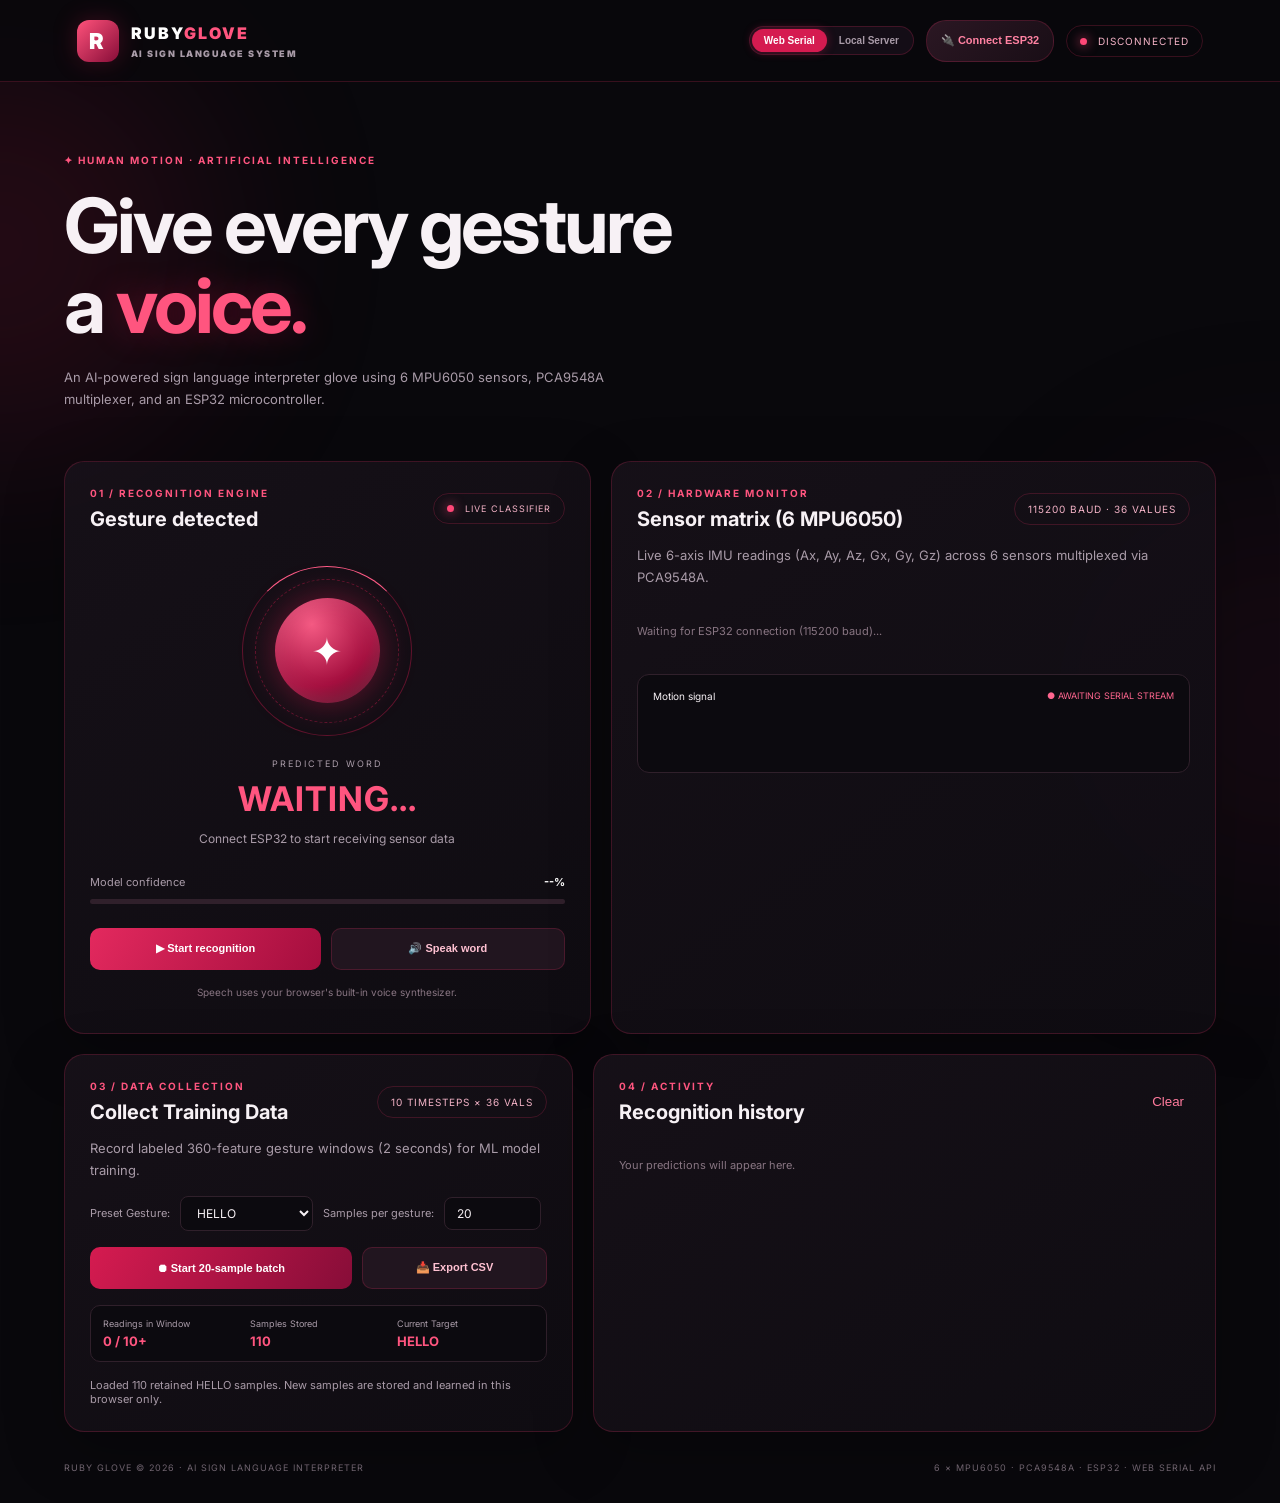
<file: index.html>
<!DOCTYPE html>
<html lang="en">
<head>
    <meta charset="UTF-8">
    <meta name="viewport" content="width=device-width, initial-scale=1.0">
    <title>Ruby Glove | AI Sign Translator</title>
    <link rel="stylesheet" href="css/style.css">
</head>
<body>
    <div class="ambient ambient-one"></div>
    <div class="ambient ambient-two"></div>

    <header class="topbar">
        <a class="brand" href="#">
            <span class="brand-icon">R</span>
            <span>RUBY<span class="ruby">GLOVE</span>
                <small>AI SIGN LANGUAGE SYSTEM</small>
            </span>
        </a>
        <div class="header-controls">
            <div class="conn-mode-selector">
                <button id="mode-webserial" class="mode-btn active" title="Direct browser connection to ESP32 (Works on GitHub Pages)">Web Serial</button>
                <button id="mode-backend" class="mode-btn" title="Connect through local Python server (http://127.0.0.1:5000)">Local Server</button>
            </div>
            <button id="connect-btn" class="btn btn-connect">🔌 Connect ESP32</button>
            <div class="status" id="app-status"><span class="pulse"></span> DISCONNECTED</div>
        </div>
    </header>

    <main class="container">
        <section class="hero">
            <p class="eyebrow">✦ HUMAN MOTION · ARTIFICIAL INTELLIGENCE</p>
            <h1>Give every gesture<br>a <span>voice.</span></h1>
            <p class="subtitle">
                An AI-powered sign language interpreter glove using 6 MPU6050 sensors,
                PCA9548A multiplexer, and an ESP32 microcontroller.
            </p>
        </section>

        <section class="dashboard">
            <!-- 01: Recognition Engine -->
            <div class="panel recognition">
                <div class="panel-heading">
                    <div>
                        <p class="eyebrow">01 / RECOGNITION ENGINE</p>
                        <h2>Gesture detected</h2>
                    </div>
                    <span class="live-tag" id="engine-tag"><span class="pulse"></span> LIVE CLASSIFIER</span>
                </div>

                <div class="orb-wrap">
                    <div class="orb-ring ring-one"></div>
                    <div class="orb-ring ring-two"></div>
                    <div class="orb">
                        <span id="gesture-icon">✦</span>
                    </div>
                </div>

                <p class="result-label">PREDICTED WORD</p>
                <h2 id="prediction" class="prediction">WAITING...</h2>
                <p id="translation" class="translation">Connect ESP32 to start receiving sensor data</p>

                <div class="confidence-row">
                    <span>Model confidence</span>
                    <strong id="confidence">--%</strong>
                </div>
                <div class="progress-track">
                    <div id="confidence-bar" class="progress-fill"></div>
                </div>

                <div class="actions">
                    <button id="start-btn" class="btn btn-primary">▶ Start recognition</button>
                    <button id="speak-btn" class="btn btn-secondary">🔊 Speak word</button>
                </div>
                <p class="hint">Speech uses your browser's built-in voice synthesizer.</p>
            </div>

            <!-- 02: Hardware Monitor -->
            <div class="panel sensors-panel">
                <div class="panel-heading">
                    <div>
                        <p class="eyebrow">02 / HARDWARE MONITOR</p>
                        <h2>Sensor matrix (6 MPU6050)</h2>
                    </div>
                    <span class="chip" id="serial-chip">115200 BAUD · 36 VALUES</span>
                </div>

                <p class="panel-description">
                    Live 6-axis IMU readings (Ax, Ay, Az, Gx, Gy, Gz) across 6 sensors multiplexed via PCA9548A.
                </p>

                <div id="sensor-grid" class="sensor-grid">
                    <div class="empty-state">Waiting for ESP32 connection (115200 baud)...</div>
                </div>
                <p id="sensor-health" class="sensor-warning" role="status" hidden></p>

                <div class="chart-box">
                    <div class="chart-title">
                        <span>Motion signal</span>
                        <span class="chart-legend" id="signal-legend">● AWAITING SERIAL STREAM</span>
                    </div>
                    <div id="waveform" class="waveform"></div>
                </div>
            </div>
        </section>

        <!-- Bottom Grid: Data Collection + Activity -->
        <section class="bottom-grid">
            <!-- 03: Data Collection Studio -->
            <div class="panel collection-panel">
                <div class="panel-heading">
                    <div>
                        <p class="eyebrow">03 / DATA COLLECTION</p>
                        <h2>Collect Training Data</h2>
                    </div>
                    <span class="chip" id="collection-badge">10 TIMESTEPS × 36 VALS</span>
                </div>
                <p class="panel-description">
                    Record labeled 360-feature gesture windows (2 seconds) for ML model training.
                </p>

                <div class="collector-controls">
                    <div class="label-input-group">
                        <label for="gesture-select">Preset Gesture:</label>
                        <select id="gesture-select" class="styled-select">
                            <option value="HELLO">HELLO</option>
                            <option value="CUSTOM">Custom Label...</option>
                        </select>
                        <input type="text" id="custom-label-input" class="styled-input" placeholder="Enter gesture (e.g. OK)" style="display: none;">
                        <label for="sample-count-input">Samples per gesture:</label>
                        <input type="number" id="sample-count-input" class="styled-input" min="1" max="500" value="20">
                    </div>

                    <div class="collection-actions">
                        <button id="record-btn" class="btn btn-record">⏺ Start 20-sample batch</button>
                        <button id="export-csv-btn" class="btn btn-secondary" title="Export in-browser collected samples">📥 Export CSV</button>
                    </div>

                    <div class="collection-status-box">
                        <div class="stat-item">
                            <span>Readings in Window</span>
                            <strong id="window-readings-count">0 / 10+</strong>
                        </div>
                        <div class="stat-item">
                            <span>Samples Stored</span>
                            <strong id="total-samples-count">0</strong>
                        </div>
                        <div class="stat-item">
                            <span>Current Target</span>
                            <strong id="active-target-label">HELLO</strong>
                        </div>
                    </div>
                    <p id="collection-feedback" class="collection-hint">Connect ESP32, choose a label, and record 20 samples. Press Enter to start each next sample. New samples are learned on this browser only.</p>
                </div>
            </div>

            <!-- 04: History -->
            <div class="panel">
                <div class="panel-heading">
                    <div>
                        <p class="eyebrow">04 / ACTIVITY</p>
                        <h2>Recognition history</h2>
                    </div>
                    <button id="clear-history" class="text-btn">Clear</button>
                </div>
                <div id="history" class="history">
                    <p class="empty-state">Your predictions will appear here.</p>
                </div>
            </div>
        </section>

        <footer>
            <span>RUBY GLOVE © 2026 · AI SIGN LANGUAGE INTERPRETER</span>
            <span>6 × MPU6050 · PCA9548A · ESP32 · WEB SERIAL API</span>
        </footer>
    </main>

<script src="js/script.js"></script>
</body>
</html>
</file>
<file: css/style.css>
@import url('https://fonts.googleapis.com/css2?family=Inter:wght@400;500;600;700;800;900&display=swap');

:root {
    --bg: #09080c;
    --panel: rgba(22, 16, 23, 0.88);
    --ruby: #d51b50;
    --ruby-light: #ff557f;
    --text: #f7f1f5;
    --muted: #a99ba8;
    --border: rgba(222, 49, 98, 0.22);
}

* { box-sizing: border-box; }

body {
    margin: 0;
    min-height: 100vh;
    color: var(--text);
    background: var(--bg);
    font-family: 'Inter', sans-serif;
    overflow-x: hidden;
}

.ambient {
    position: fixed;
    width: 400px;
    height: 400px;
    border-radius: 50%;
    filter: blur(110px);
    opacity: 0.15;
    pointer-events: none;
    z-index: -1;
    animation: float 10s ease-in-out infinite alternate;
}

.ambient-one { background: #d51b50; top: 5%; left: -200px; }
.ambient-two { background: #68153c; right: -200px; bottom: 0; animation-delay: -5s; }

@keyframes float {
    from { transform: translate(0, 0); }
    to { transform: translate(80px, 50px); }
}

.topbar {
    min-height: 82px;
    padding: 18px 6%;
    display: flex;
    justify-content: space-between;
    align-items: center;
    border-bottom: 1px solid var(--border);
    background: rgba(9, 8, 12, 0.8);
}

.brand {
    display: flex;
    gap: 12px;
    align-items: center;
    color: white;
    text-decoration: none;
    font-weight: 900;
    letter-spacing: 2px;
}

.brand-icon {
    display: grid;
    place-items: center;
    width: 42px;
    height: 42px;
    border-radius: 12px;
    background: linear-gradient(135deg, #ff527b, #870d38);
    box-shadow: 0 0 24px #d51b5040;
    font-size: 22px;
}

.ruby { color: var(--ruby-light); }
.brand small { display: block; color: var(--muted); font-size: 9px; margin-top: 5px; letter-spacing: 1.5px; }

.status, .live-tag, .chip {
    border: 1px solid var(--border);
    border-radius: 30px;
    padding: 9px 13px;
    font-size: 10px;
    color: #f4b3c7;
    letter-spacing: 1px;
}

.pulse {
    display: inline-block;
    width: 7px;
    height: 7px;
    border-radius: 50%;
    background: #ff4777;
    box-shadow: 0 0 12px #ff4777;
    margin-right: 7px;
    animation: blink 1.5s infinite;
}

@keyframes blink { 50% { opacity: .25; } }

.container { width: min(1180px, 90%); margin: auto; }

.hero { padding: 62px 0 38px; animation: rise .8s ease both; }
.eyebrow { color: var(--ruby-light); font-size: 10px; letter-spacing: 2px; font-weight: 700; }
.hero h1 { font-size: clamp(42px, 6vw, 76px); line-height: 1.05; letter-spacing: -3px; margin: 20px 0; }
.hero h1 span {
    color: var(--ruby-light);
    text-shadow: 0 0 35px #d51b5055;
}
.subtitle, .panel-description { color: var(--muted); line-height: 1.7; font-size: 13px; max-width: 580px; }

.dashboard { display: grid; grid-template-columns: 1fr 1.15fr; gap: 20px; }
.panel {
    min-width: 0;
    padding: 25px;
    border: 1px solid var(--border);
    border-radius: 20px;
    background: linear-gradient(145deg, #171119ed, #100d13ed);
    box-shadow: 0 18px 60px #0004;
    animation: rise .8s ease both;
    transition: border-color .3s, transform .3s;
}
.panel:hover { border-color: #d51b5060; transform: translateY(-2px); }
.panel-heading { display: flex; align-items: center; justify-content: space-between; gap: 12px; }
.panel-heading .eyebrow { margin: 0 0 8px; }
h2 { margin: 0; font-size: 20px; }
.live-tag { white-space: nowrap; font-size: 9px; }

.orb-wrap {
    position: relative;
    width: 170px;
    height: 170px;
    margin: 35px auto 22px;
    display: grid;
    place-items: center;
}
.orb {
    width: 105px;
    height: 105px;
    display: grid;
    place-items: center;
    font-size: 38px;
    border-radius: 50%;
    color: white;
    background: radial-gradient(circle at 35% 25%, #f45a83, #a40e3e 60%, #340819);
    box-shadow: 0 0 35px #d51b5070, inset 0 0 25px #ffb2c533;
    animation: orb-pulse 3s ease-in-out infinite;
}
.orb-ring { position: absolute; inset: 0; border: 1px solid #d51b5066; border-radius: 50%; }
.ring-one { animation: spin 12s linear infinite; border-top-color: #ff5a86; }
.ring-two { inset: 13px; border-style: dashed; animation: spin 18s linear infinite reverse; }

@keyframes spin { to { transform: rotate(360deg); } }
@keyframes orb-pulse { 50% { box-shadow: 0 0 55px #d51b5090, inset 0 0 30px #ffb2c555; transform: scale(1.04); } }
@keyframes rise { from { opacity: 0; transform: translateY(18px); } to { opacity: 1; transform: translateY(0); } }

.result-label { text-align: center; font-size: 9px; color: var(--muted); letter-spacing: 2px; }
.prediction { text-align: center; font-size: clamp(24px, 3vw, 34px); color: var(--ruby-light); letter-spacing: 1px; overflow-wrap: anywhere; }
.translation { text-align: center; color: var(--muted); font-size: 12px; min-height: 18px; }
.confidence-row { display: flex; justify-content: space-between; margin-top: 26px; font-size: 11px; color: var(--muted); }
.confidence-row strong { color: white; }
.progress-track { height: 5px; background: #30202b; border-radius: 10px; margin-top: 10px; overflow: hidden; }
.progress-fill { height: 100%; width: 0; background: linear-gradient(90deg, #9b123c, #ff5a86); box-shadow: 0 0 15px #ff4777; transition: width .5s; }

.actions { display: flex; flex-wrap: wrap; gap: 10px; margin-top: 24px; }
.btn {
    flex: 1;
    min-height: 42px;
    border-radius: 10px;
    padding: 10px 14px;
    font-weight: 700;
    font-size: 11px;
    cursor: pointer;
    transition: .2s;
}
.btn:hover, .gesture-btn:hover { transform: translateY(-2px); filter: brightness(1.2); }
.btn-primary { background: linear-gradient(120deg, #e3295e, #a50e3e); color: white; border: 0; }
.btn-secondary { background: #21151f; color: #ffc1d2; border: 1px solid var(--border); }
.hint { font-size: 10px; color: #887582; text-align: center; margin-top: 16px; }

.sensor-grid { display: grid; grid-template-columns: 1fr 1fr; gap: 10px; margin-top: 20px; }
.sensor-card { background: #0c0a0f; border: 1px solid #30202b; border-radius: 12px; padding: 12px; }
.sensor-title { display: flex; justify-content: space-between; font-size: 10px; margin-bottom: 12px; }
.sensor-title span:last-child { color: #ff668f; }
.sensor-card.sensor-offline { border-color: #b43a4b; background: #1b0c12; }
.sensor-card.sensor-offline .sensor-state { color: #ff7180; font-weight: 700; }
.sensor-card.sensor-offline .sensor-value b { color: #ff9aa4; }
.sensor-warning { margin: 12px 0 0; color: #ff9aa4; font-size: 11px; line-height: 1.6; }
.sensor-warning[hidden] { display: none; }
.sensor-values { display: grid; grid-template-columns: 1fr 1fr 1fr; gap: 8px 4px; }
.sensor-value { color: #91818e; font-size: 9px; }
.sensor-value b { display: block; color: #f8dce6; font-size: 11px; margin-top: 5px; font-weight: 500; }

.chart-box { margin-top: 20px; padding: 15px; border-radius: 12px; background: #0c0a0f; border: 1px solid #30202b; }
.chart-title { display: flex; justify-content: space-between; font-size: 10px; }
.chart-legend { color: #ff668f; font-size: 9px; }
.waveform { height: 55px; display: flex; align-items: center; justify-content: space-around; gap: 4px; overflow: hidden; }
.waveform span { display: block; flex: 1; max-width: 7px; border-radius: 5px; background: linear-gradient(#ff5a86, #9c123d); box-shadow: 0 0 8px #d51b5033; transition: height .25s; }

.bottom-grid { display: grid; grid-template-columns: .9fr 1.1fr; gap: 20px; margin-top: 20px; }
.gesture-buttons { display: flex; flex-wrap: wrap; gap: 8px; margin-top: 20px; }
.gesture-btn { background: #21151f; color: #f7cad8; border: 1px solid var(--border); border-radius: 8px; padding: 10px 12px; cursor: pointer; font-size: 10px; transition: .2s; }
.gesture-btn.active { background: #8f123b; border-color: #ff5a86; }
.text-btn { color: #ff7b9d; background: none; border: 0; cursor: pointer; }
.history { margin-top: 18px; }
.history-item { display: flex; justify-content: space-between; gap: 10px; padding: 12px 0; border-bottom: 1px solid #30202b; font-size: 11px; animation: rise .3s ease both; }
.history-item span:last-child { color: #ff82a2; }
.empty-state { color: #887582; font-size: 11px; padding: 16px 0; }
footer { display: flex; justify-content: space-between; gap: 12px; padding: 30px 0; color: #786b77; font-size: 9px; letter-spacing: 1px; }
footer i { color: #ff4777; }

@media (max-width: 800px) {
    .dashboard, .bottom-grid { grid-template-columns: 1fr; }
    .hero { padding-top: 42px; }
}
@media (max-width: 450px) {
    .topbar { padding: 15px 5%; }
    .status { font-size: 8px; padding: 8px; }
    .container { width: 92%; }
    .panel { padding: 18px; }
    .sensor-grid { grid-template-columns: 1fr; }
    footer { flex-direction: column; }
}
/* --- Header Controls & Connection Modes --- */
.header-controls {
    display: flex;
    align-items: center;
    gap: 12px;
}
.conn-mode-selector {
    display: flex;
    background: #140d16;
    border: 1px solid var(--border);
    border-radius: 20px;
    padding: 2px;
}
.mode-btn {
    background: none;
    border: none;
    color: var(--muted);
    font-size: 10px;
    padding: 6px 12px;
    border-radius: 18px;
    cursor: pointer;
    transition: 0.2s;
    font-weight: 600;
}
.mode-btn.active {
    background: var(--ruby);
    color: white;
    box-shadow: 0 0 10px rgba(213, 27, 80, 0.4);
}
.btn-connect {
    background: linear-gradient(135deg, #2b1723, #190e16);
    border: 1px solid var(--border);
    color: #ff82a2;
    padding: 8px 14px;
    border-radius: 20px;
    font-size: 11px;
    font-weight: 600;
    cursor: pointer;
    transition: 0.2s;
}
.btn-connect:hover {
    border-color: var(--ruby-light);
    color: #fff;
    transform: translateY(-1px);
}
.status.connected {
    border-color: #2ecc71;
    color: #2ecc71;
}

/* --- Data Collection Panel Controls --- */
.collector-controls {
    display: flex;
    flex-direction: column;
    gap: 16px;
    margin-top: 15px;
}
.label-input-group {
    display: flex;
    align-items: center;
    gap: 10px;
    font-size: 11px;
    color: var(--muted);
    flex-wrap: wrap;
}
.styled-select, .styled-input {
    background: #0c0a0f;
    border: 1px solid #30202b;
    color: #f7f1f5;
    padding: 8px 12px;
    border-radius: 8px;
    font-size: 12px;
    font-family: inherit;
    outline: none;
    transition: 0.2s;
}
.styled-select:focus, .styled-input:focus {
    border-color: var(--ruby-light);
    box-shadow: 0 0 8px rgba(213, 27, 80, 0.3);
}
.collection-actions {
    display: flex;
    gap: 10px;
    flex-wrap: wrap;
}
.btn-record {
    background: linear-gradient(120deg, #d51b50, #870d38);
    color: white;
    border: none;
    flex: 1.5;
}
.btn-record:disabled {
    opacity: 0.6;
    cursor: not-allowed;
}
.collection-status-box {
    display: grid;
    grid-template-columns: repeat(3, 1fr);
    gap: 10px;
    background: #0c0a0f;
    border: 1px solid #30202b;
    border-radius: 10px;
    padding: 12px;
}
.stat-item {
    display: flex;
    flex-direction: column;
    gap: 4px;
    font-size: 9px;
    color: var(--muted);
}
.stat-item strong {
    font-size: 13px;
    color: var(--ruby-light);
}
.collection-hint {
    font-size: 11px;
    color: var(--muted);
    margin: 0;
}
</file>
